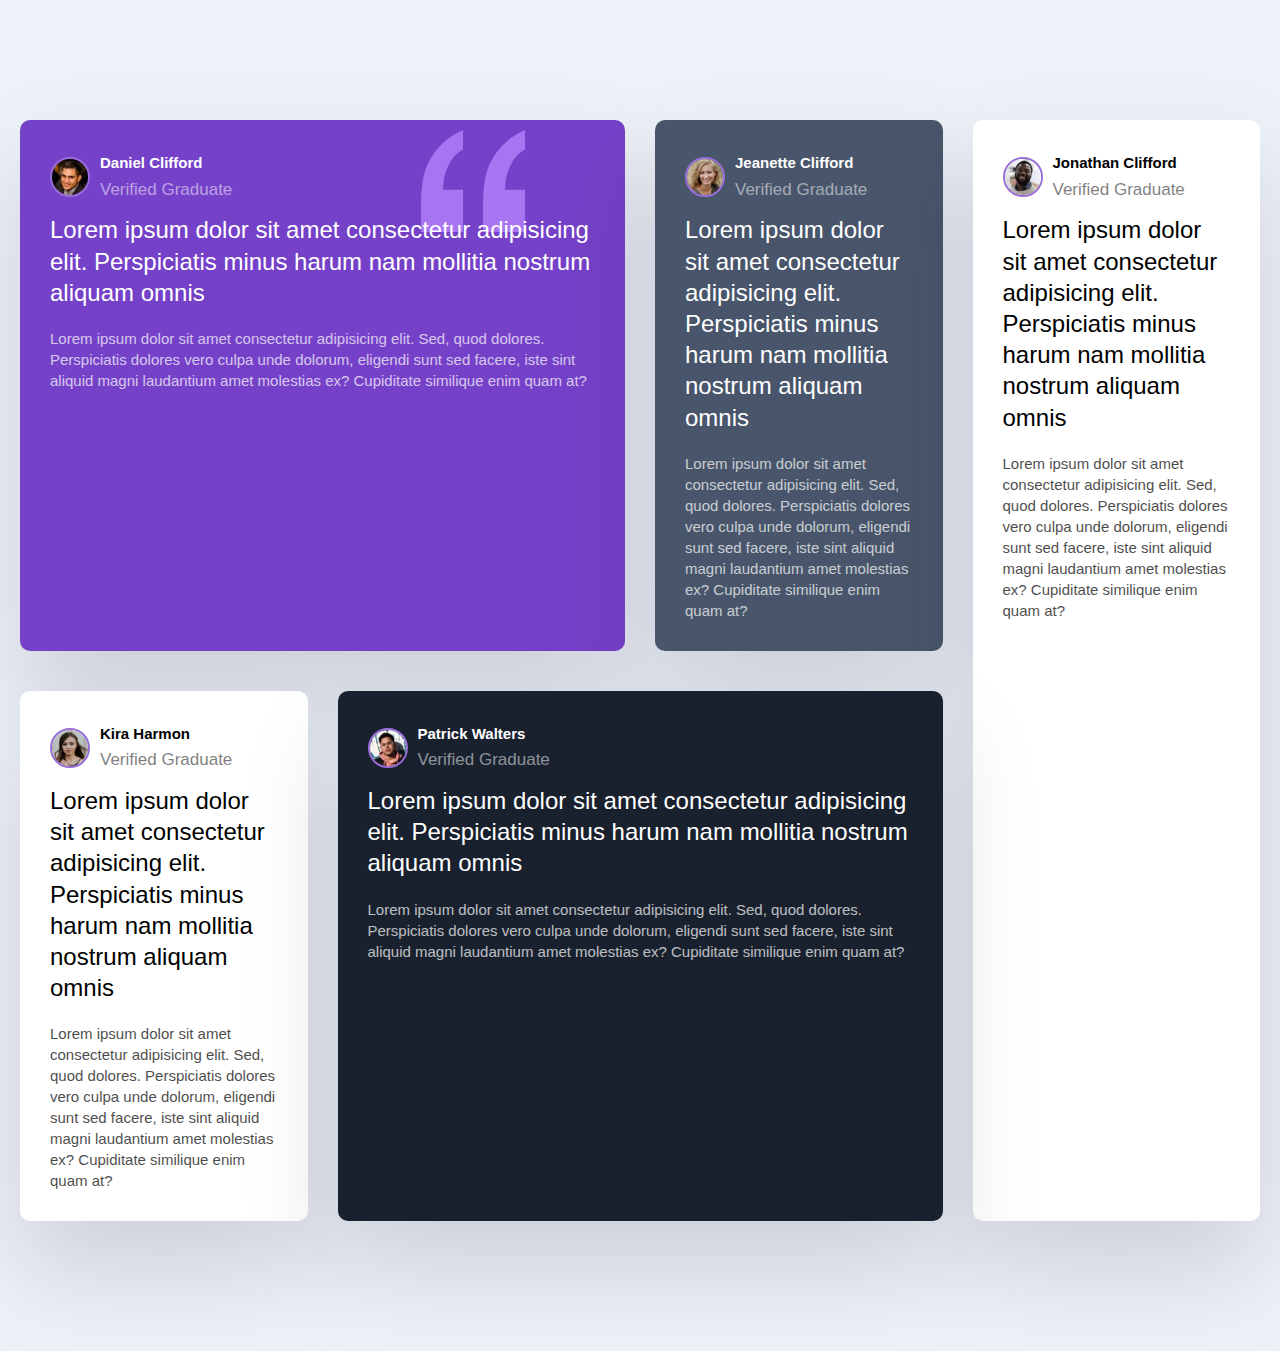
<file: project/index.html>
<!DOCTYPE html>
<html lang="en">
<head>
    <meta charset="UTF-8">
    <meta http-equiv="X-UA-Compatible" content="IE=edge">
    <meta name="viewport" content="width=device-width, initial-scale=1.0">
    <link rel="stylesheet" href="style.css">
    <title>Testimonial</title>
</head>
<body>
    <div class="testimonials">
        <div class="card card--bg-purple">
            <header class="card__header">
                <img src="images/image-daniel.jpg"class="card__img" alt="">
                <div>
                    <h3>Daniel Clifford</h3>
                    <p>Verified Graduate</p>
                </div>
            </header>
            <p class="card__lead">
                Lorem ipsum dolor sit amet consectetur adipisicing elit. Perspiciatis minus harum nam mollitia nostrum aliquam omnis 
            </p>
            <p class="card__quote">
                Lorem ipsum dolor sit amet consectetur adipisicing elit. Sed, quod dolores. Perspiciatis dolores vero culpa unde dolorum, eligendi sunt sed facere, iste sint aliquid magni laudantium amet molestias ex? Cupiditate similique enim quam at?
            </p>
        </div>


        <div class="card card--bg-gray-blue">
            <header class="card__header">
                <img src="images/image-jeanette.jpg"class="card__img" alt="">
                <div>
                    <h3>Jeanette Clifford</h3>
                    <p>Verified Graduate</p>
                </div>
            </header>
            <p class="card__lead">
                Lorem ipsum dolor sit amet consectetur adipisicing elit. Perspiciatis minus harum nam mollitia nostrum aliquam omnis 
            </p>
            <p class="card__quote">
                Lorem ipsum dolor sit amet consectetur adipisicing elit. Sed, quod dolores. Perspiciatis dolores vero culpa unde dolorum, eligendi sunt sed facere, iste sint aliquid magni laudantium amet molestias ex? Cupiditate similique enim quam at?
            </p>
        </div>


        <div class="card">
            <header class="card__header">
                <img src="images/image-jonathan.jpg"class="card__img" alt="">
                <div>
                    <h3>Jonathan Clifford</h3>
                    <p>Verified Graduate</p>
                </div>
            </header>
            <p class="card__lead">
                Lorem ipsum dolor sit amet consectetur adipisicing elit. Perspiciatis minus harum nam mollitia nostrum aliquam omnis 
            </p>
            <p class="card__quote">
                Lorem ipsum dolor sit amet consectetur adipisicing elit. Sed, quod dolores. Perspiciatis dolores vero culpa unde dolorum, eligendi sunt sed facere, iste sint aliquid magni laudantium amet molestias ex? Cupiditate similique enim quam at?
            </p>
        </div>


        <div class="card">
            <header class="card__header">
                <img src="images/image-kira.jpg"class="card__img" alt="">
                <div>
                    <h3>Kira Harmon</h3>
                    <p>Verified Graduate</p>
                </div>
            </header>
            <p class="card__lead">
                Lorem ipsum dolor sit amet consectetur adipisicing elit. Perspiciatis minus harum nam mollitia nostrum aliquam omnis 
            </p>
            <p class="card__quote">
                Lorem ipsum dolor sit amet consectetur adipisicing elit. Sed, quod dolores. Perspiciatis dolores vero culpa unde dolorum, eligendi sunt sed facere, iste sint aliquid magni laudantium amet molestias ex? Cupiditate similique enim quam at?
            </p>
        </div>


        <div class="card card--bg-black-blue">
            <header class="card__header">
                <img src="images/image-patrick.jpg"class="card__img" alt="">
                <div>
                    <h3>Patrick Walters</h3>
                    <p>Verified Graduate</p>
                </div>
            </header>
            <p class="card__lead">
                Lorem ipsum dolor sit amet consectetur adipisicing elit. Perspiciatis minus harum nam mollitia nostrum aliquam omnis 
            </p>
            <p class="card__quote">
                Lorem ipsum dolor sit amet consectetur adipisicing elit. Sed, quod dolores. Perspiciatis dolores vero culpa unde dolorum, eligendi sunt sed facere, iste sint aliquid magni laudantium amet molestias ex? Cupiditate similique enim quam at?
            </p>
        </div>
    </div>
</body>
</html>
</file>
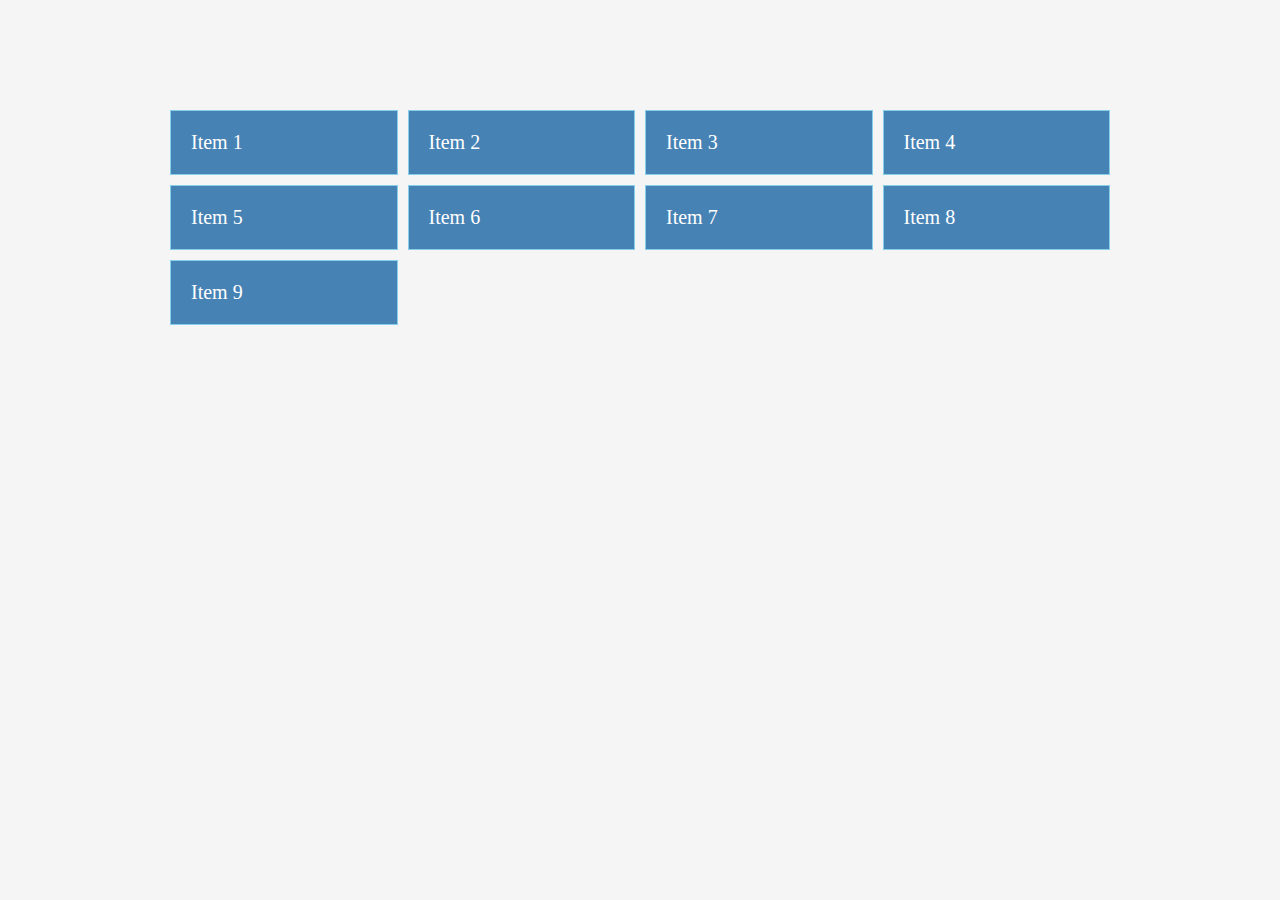
<file: sandbox/grid.html>
<!DOCTYPE html>
<html lang="en">
<head>
    <meta charset="UTF-8">
    <meta http-equiv="X-UA-Compatible" content="IE=edge">
    <meta name="viewport" content="width=device-width, initial-scale=1.0">
    <link rel="stylesheet" href="grid.css">
    <title>Css Grid</title>
</head>
<body>
    <div class="container">
        <div class="item">Item 1</div>
        <div class="item">Item 2</div>
        <div class="item">Item 3</div>
        <div class="item">Item 4</div>
        <div class="item">Item 5</div>
        <div class="item">Item 6</div>
        <div class="item">Item 7</div>
        <div class="item">Item 8</div>
        <div class="item">Item 9</div>
    </div>
</body>
</html>
</file>
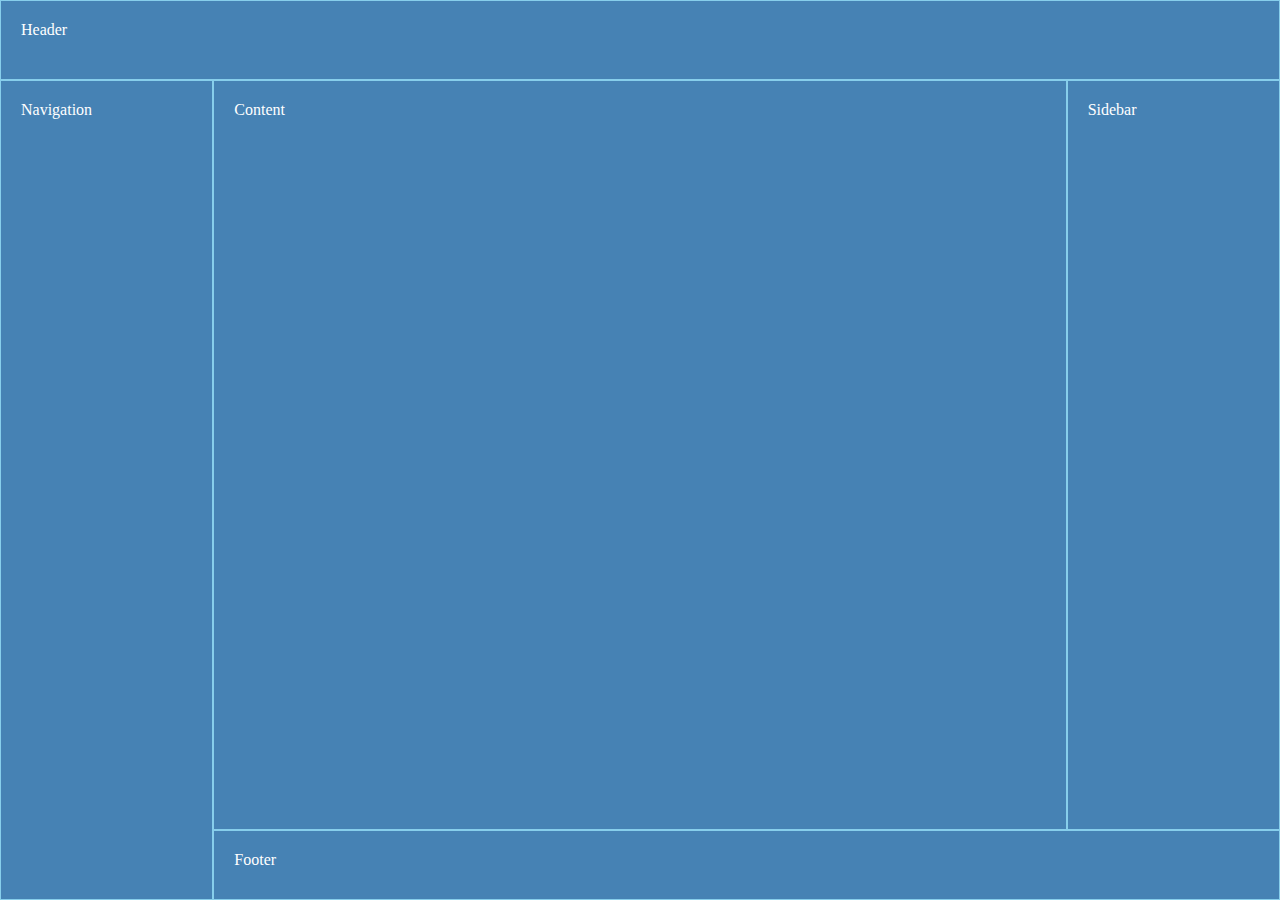
<file: sandbox/grid2.html>
<!DOCTYPE html>
<html lang="en">
<head>
    <meta charset="UTF-8">
    <meta http-equiv="X-UA-Compatible" content="IE=edge">
    <meta name="viewport" content="width=device-width, initial-scale=1.0">
    <link rel="stylesheet" href="grid2.css">
    <title>Grid-area-example</title>
</head>
<body>
    <header>Header</header>
    <main>Content</main>
    <nav>Navigation</nav>
    <aside>Sidebar</aside>
    <footer>Footer</footer>
</body>
</html>
</file>
<file: project/style.css>
* {
    box-sizing: border-box;
    margin: 0;
    padding: 0;
}

body {
    background: #edf2f8;
    font-family: 'Lucida Sans', 'Lucida Sans Regular', 'Lucida Grande', 'Lucida Sans Unicode', Geneva, Verdana, sans-serif;
    line-height: 1.7;
    font-size: 17px;
}

.testimonials {
    max-width: 1440px;
    margin: 100px auto;
    padding: 20px;
    display: grid;
    grid-template-columns: repeat(4,1fr);
    gap: 30px;
    justify-content: center;
    /* align-items: center; */

}

.card {
    background: white;
    border-radius: 10px;
    padding: 30px;
    box-shadow: rgba(17,12,46,0.15) 0px 48px 100px 0px;
    margin-bottom: 10px;
}

.card__header {
    display: flex;
    align-items: center;
    margin-bottom: 10px;
}
 .card__header h3 {
    font-size: 15px;
 }

 .card__header p {
    opacity: 50%;
 }

 .card__img {
    width: 40px;
    height: 40px;
    border-radius: 50%;
    border: 2px solid #996ed9;
    margin-right: 10px;
 }

 .card__lead {
    font-size: 1.5rem;
    font-weight: 500;
    line-height: 1.3;
    margin-bottom: 20px;
 }

 .card__quote {
    font-size: 15px;
    font-weight: 500;
    line-height: 1.4;
    opacity: 70%;
 }

 .card--bg-purple {
    background: hsl(263, 55%, 52%);
    color: white;
    background-image: url(./images/bg-pattern-quotation.svg);
    background-repeat: no-repeat;
    background-position: top 10px right 100px;
 }

 .card--bg-gray-blue {
   background: hsl(217,19%,35%);
   color: white;
 }

 .card--bg-black-blue {
   background: hsl(219,29%,14%);
   color: white;
 }

.card:nth-of-type(1) {
   grid-column: 1/3;
}

.card:nth-of-type(5) {
   grid-column: 2/4;
   grid-row: 2;
  } 


 .card:nth-of-type(3) {
  grid-column: 4;
  grid-row: 1/3;
} 

@media (max-width:768px) {
   .testimonials {
   grid-template-columns: 1fr;
   }

   .card:nth-of-type(1) {
      grid-column: 1;
   }
   
   .card:nth-of-type(5) {
      grid-column: 1;
      grid-row: 4;
     } 
   
   
    .card:nth-of-type(3) {
     grid-column: 1;
     grid-row: 2;
   } 
}
</file>
<file: sandbox/grid.css>
* {
    box-sizing: border-box;
    margin: 0;
    padding: 0;
}

body {
    font-size: 'Open Sans',sans-seriff;
    font-size: 16px;
    color: #333;
    background: #f5f5f5;
}

.container {
    max-width: 960px;
    margin: 100px auto;
    padding: 10px;
    display: grid;
    /* grid-template-columns: repeat(3,1fr); */
    
    grid-template-columns: repeat(auto-fill,minmax(200px,1fr));
    /* column-gap: 10px; */
    /* row-gap: 10px; */
    gap: 10px;
}

.item {
    background: steelblue;
    color: white;
    font-size: 20px;
    padding: 20px;
    border: skyblue 1px solid;
}

/* .item:nth-of-type(1){
    background-color: #333;
    grid-column: 1/3;
}

.item:nth-of-type(2){
    background-color: #333;
    grid-row: 2/4;
} */

@media (max-width:500px) {
    .container {
        grid-template-columns: 1fr;
    }
}
</file>
<file: sandbox/grid2.css>
* {
    box-sizing: border-box;
    margin: 0;
    padding: 0;
}

body {
    font-size: 'Open Sans', sans-sherif;
    font-size: 16px;
    height: 100vh;

    display: grid;
    grid-template-areas: 
    'header header header'
    'nav content sidebar'
    'nav footer footer'
    ;

    grid-template-columns: 1fr 4fr 1fr;
    grid-template-rows: 80px 1fr 70px;
}

header,
main,
nav,
aside,
footer {
    background-color: steelblue;
    color: white;
    padding: 20px;
    border: 1px solid skyblue;
}

header {
    grid-area: header;
}

nav {
    grid-area: nav;
}

main {
    grid-area: content;
}

aside {
    grid-area: sidebar;
}

footer {
    grid-area: footer;
}
</file>
